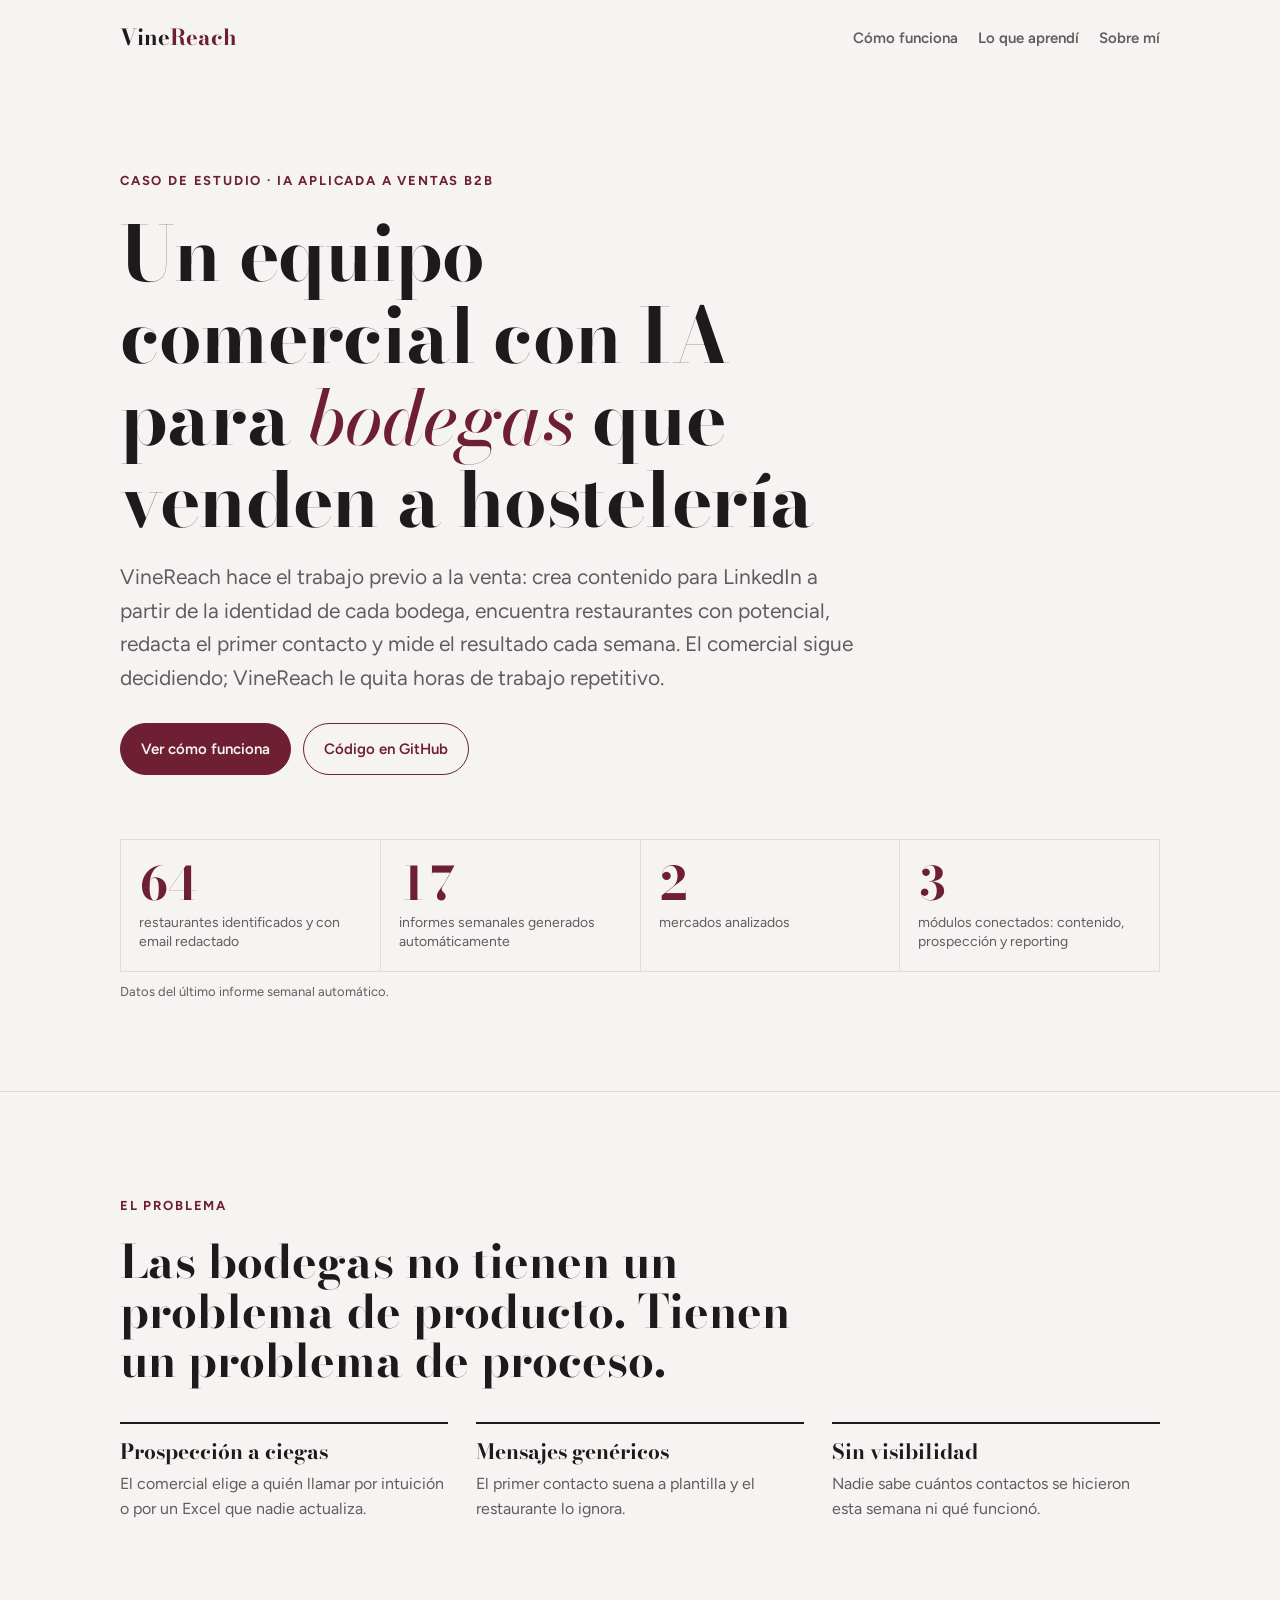
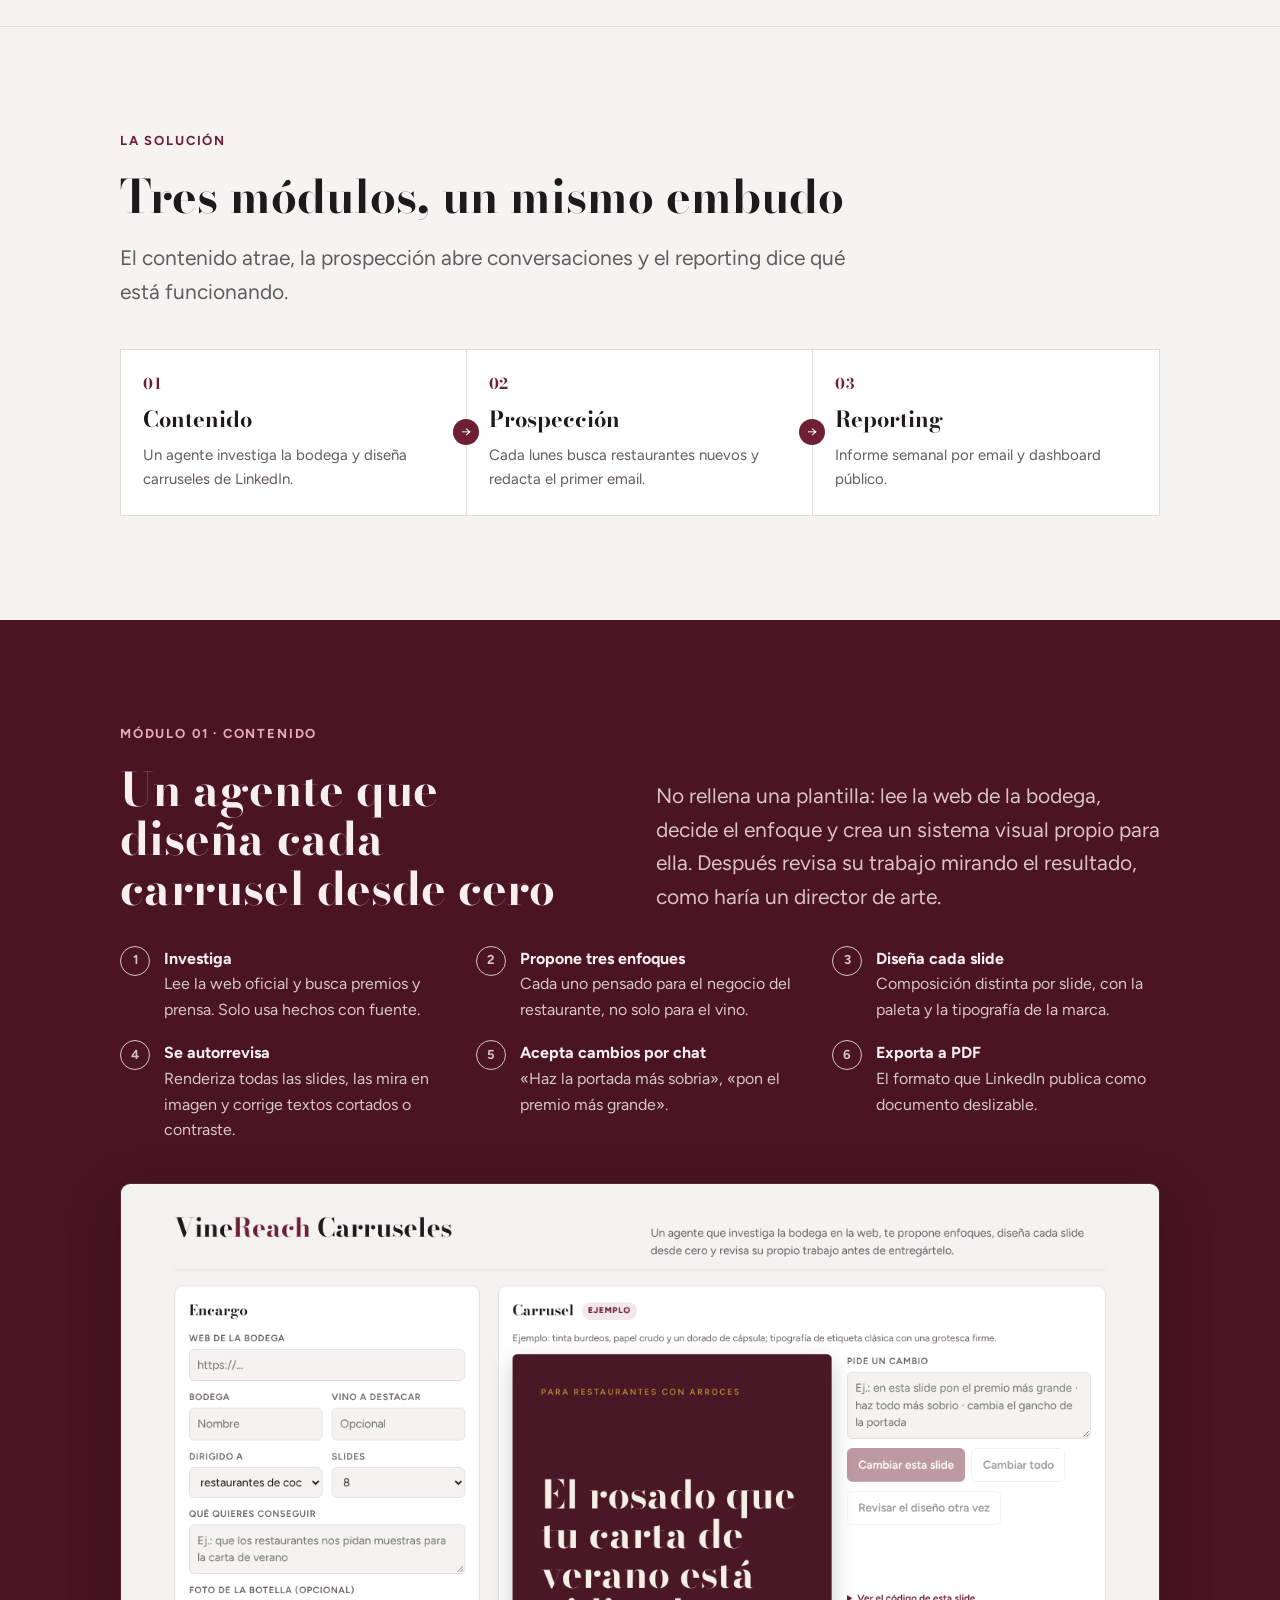
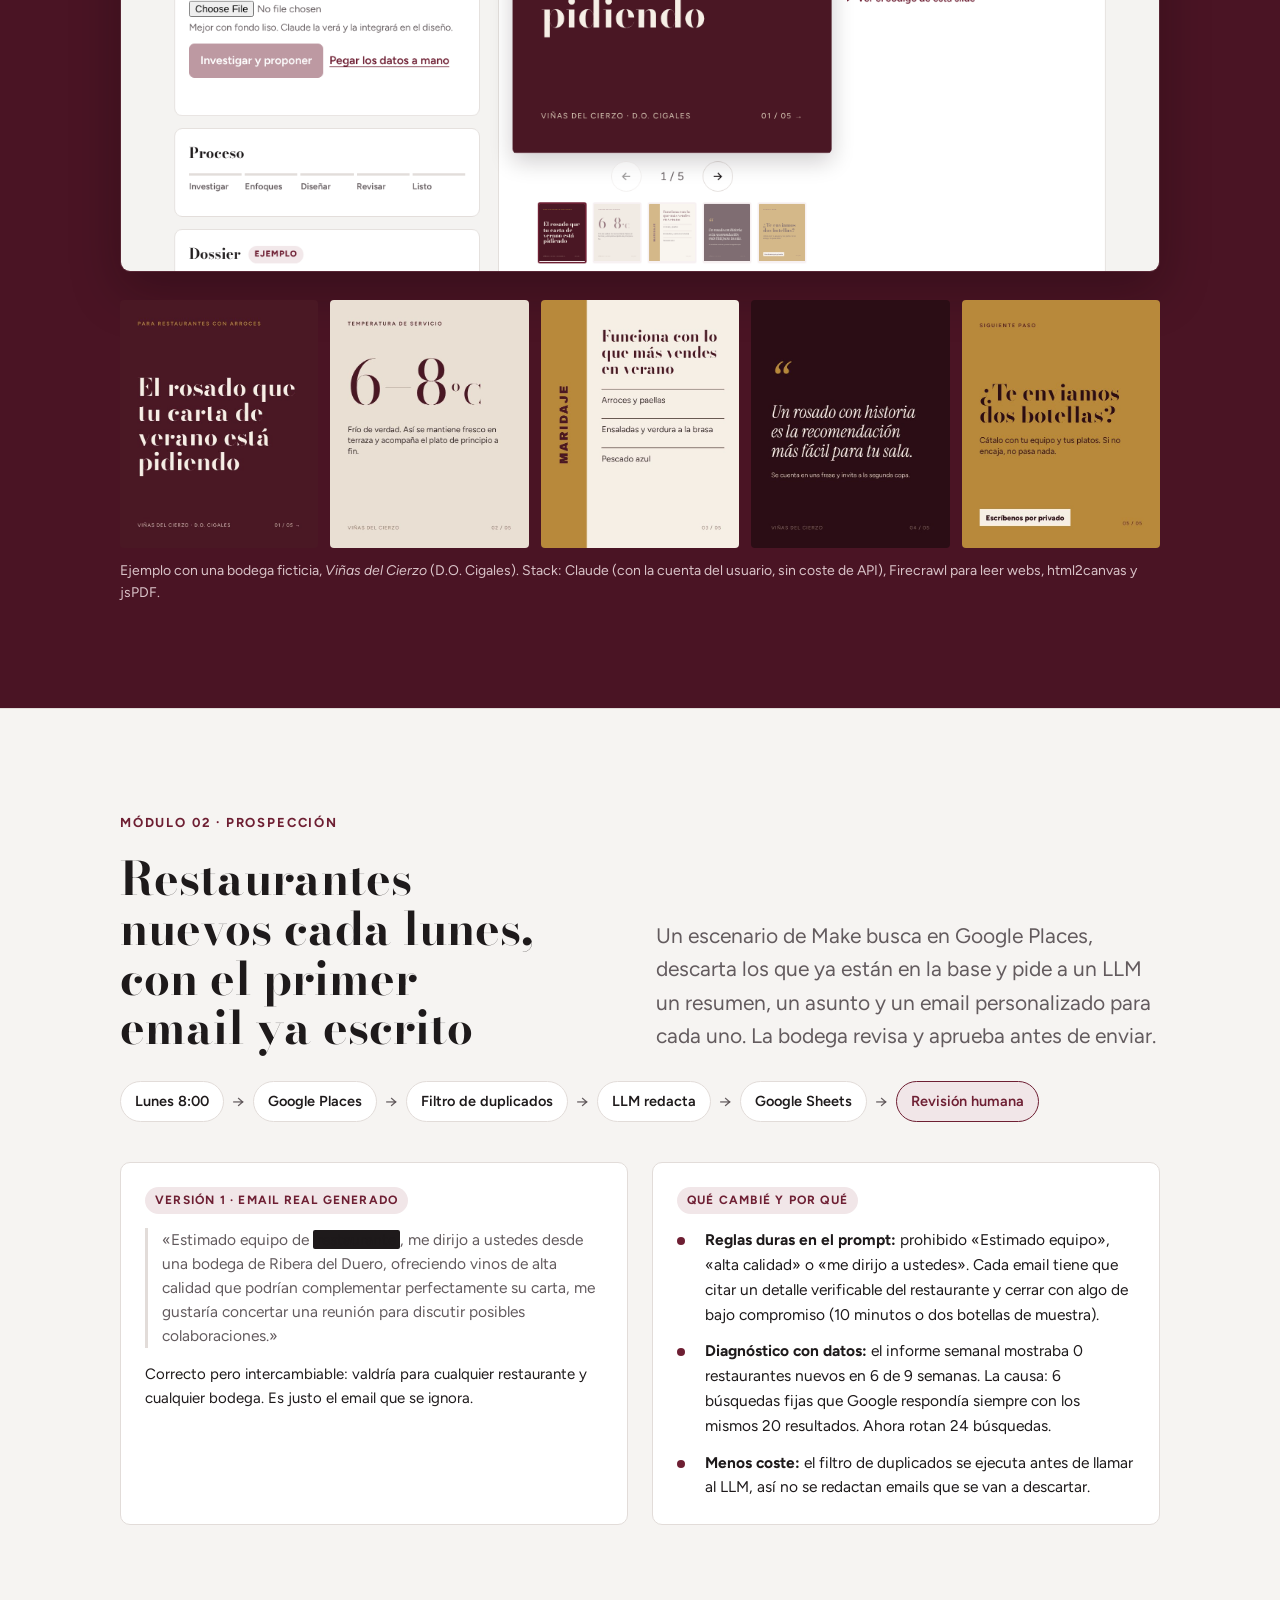
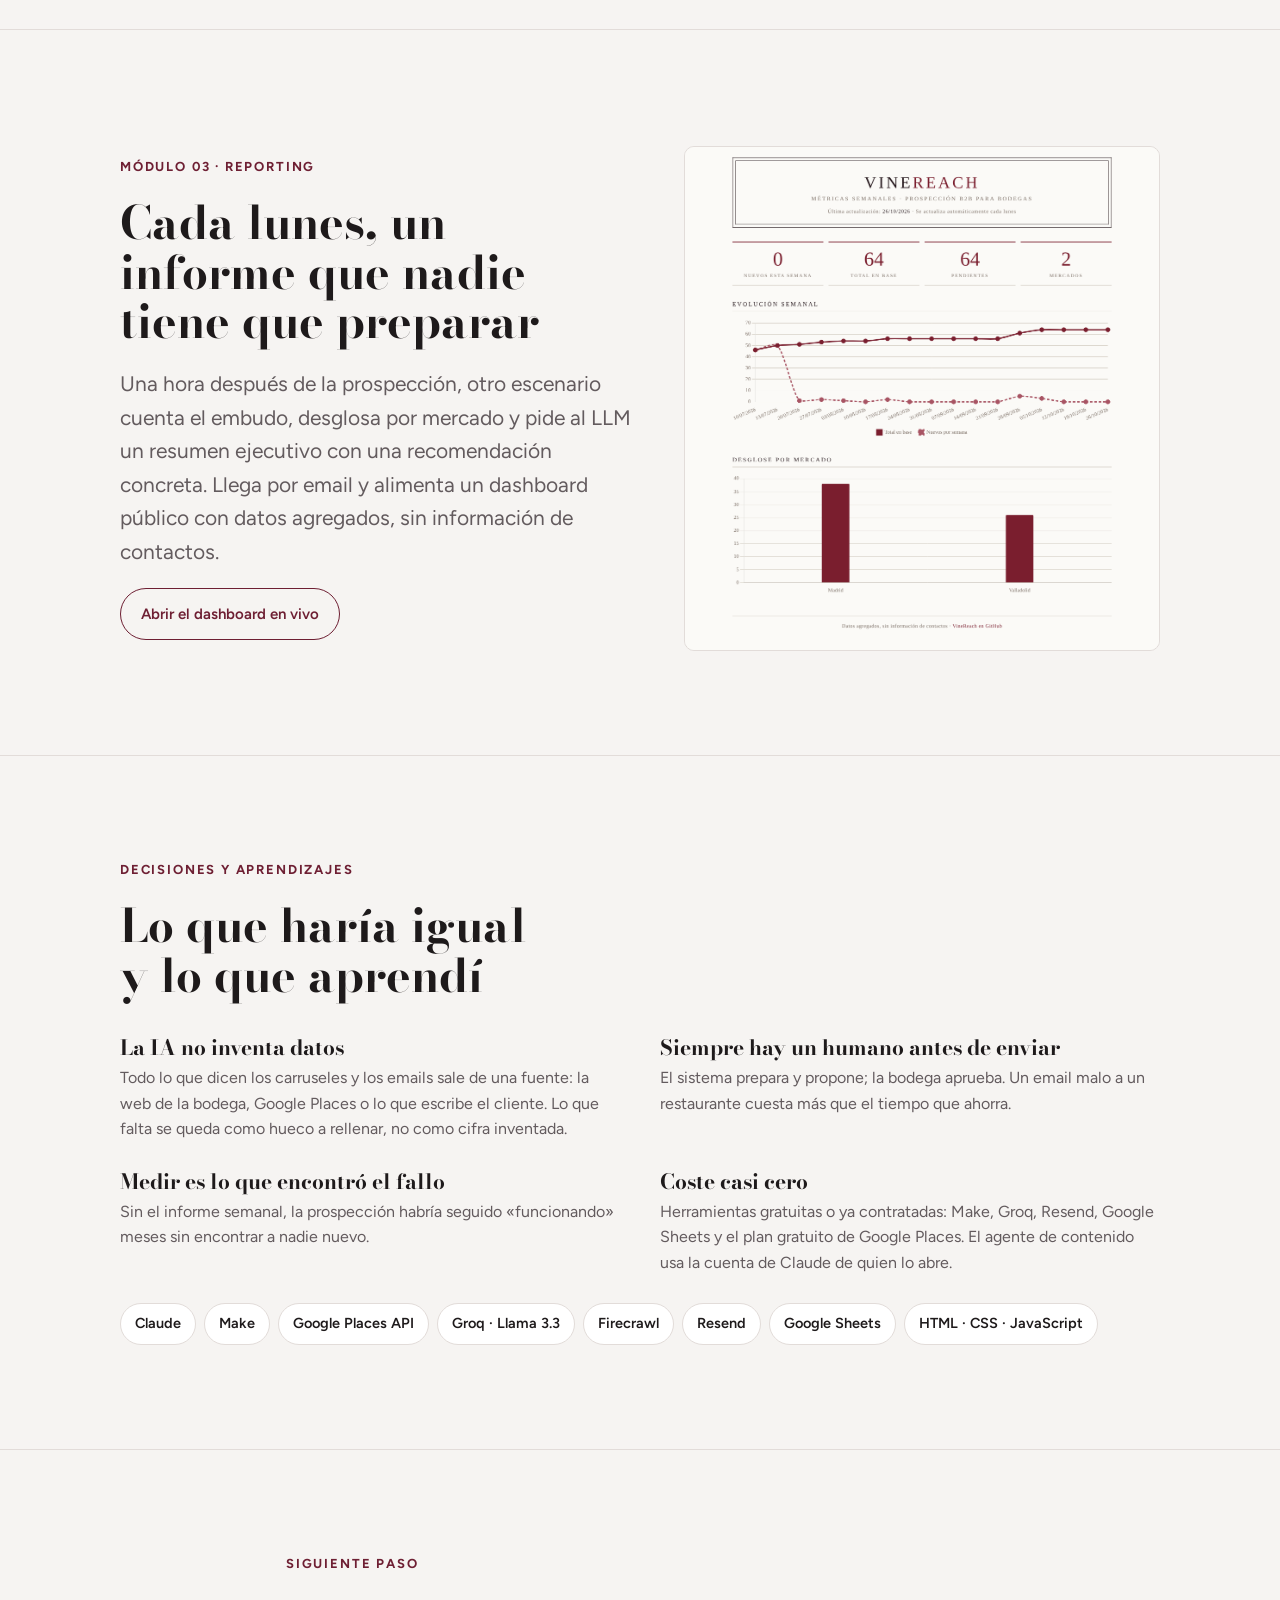
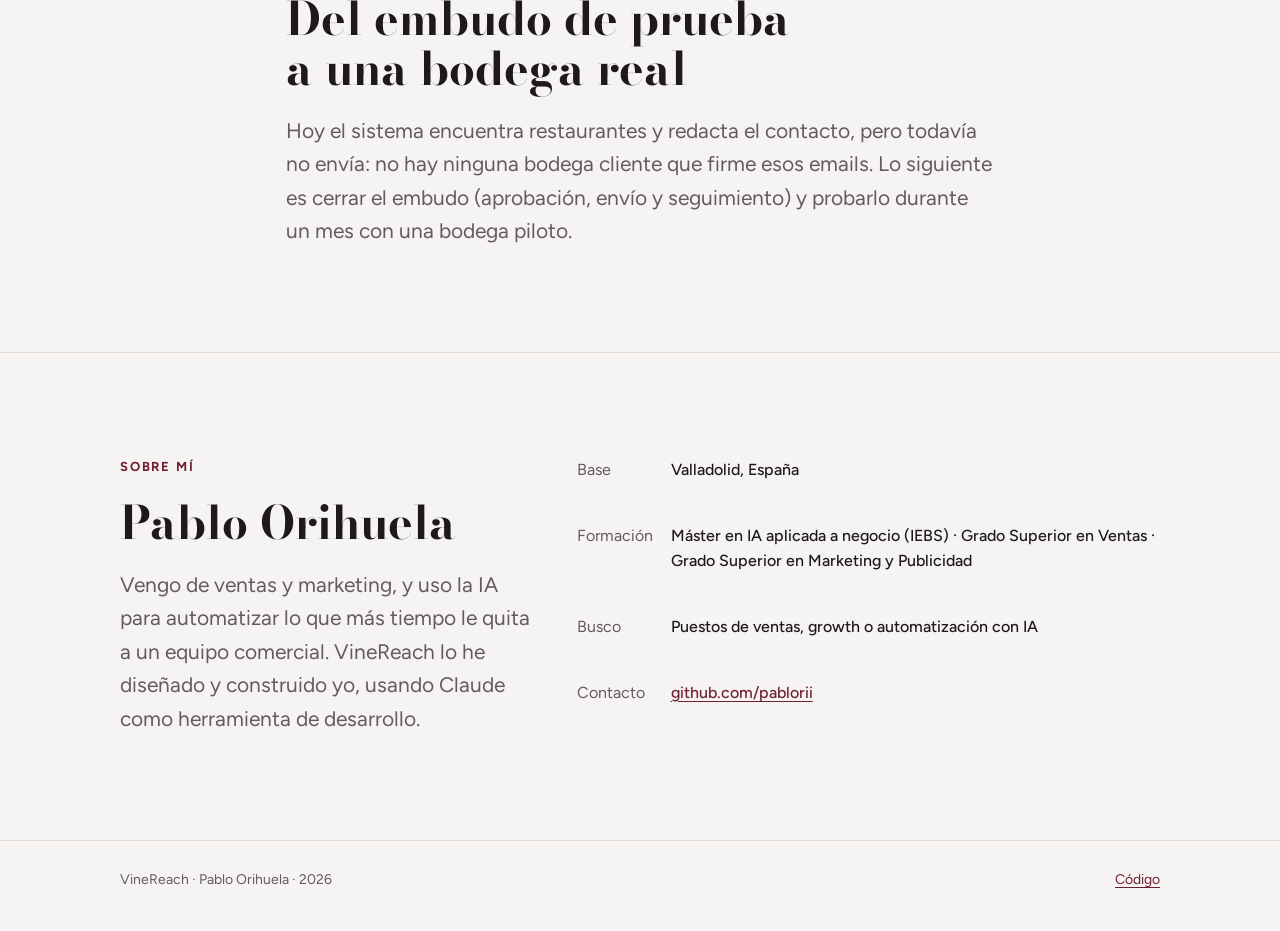
<file: index.html>
<!DOCTYPE html>
<html lang="es">
<head>
<meta charset="utf-8">
<meta name="viewport" content="width=device-width, initial-scale=1">
<title>VineReach · Caso de estudio</title>
<meta name="description" content="VineReach: sistema de ventas con IA para bodegas. Contenido para LinkedIn, prospección de restaurantes y reporting automático. Caso de estudio de Pablo Orihuela.">
<meta property="og:title" content="VineReach · Ventas con IA para bodegas">
<meta property="og:description" content="Un agente que diseña carruseles, una prospección automática de restaurantes y un reporting semanal. Caso de estudio de Pablo Orihuela.">
<meta property="og:image" content="assets/ejemplo-slide-1.jpg">
<link rel="preconnect" href="https://fonts.googleapis.com">
<link rel="preconnect" href="https://fonts.gstatic.com" crossorigin>
<link rel="stylesheet" href="https://fonts.googleapis.com/css2?family=Bodoni+Moda:ital,opsz,wght@0,6..96,500;0,6..96,700;1,6..96,500&family=Figtree:wght@400;500;600;700&display=swap">
<style>
/* Caso de estudio: una columna de lectura con bandas a sangre por módulo; tipografía de etiqueta de vino (Bodoni) + grotesca limpia (Figtree). */
:root{
  --bg:#F6F4F2; --surface:#FFFFFF; --fg:#1E1A1B; --muted:#635B5E; --line:#E2DCD9;
  --wine:#6E1F33; --wine-ink:#4A1424; --on-wine:#F7EEEF; --soft:#F1E6E8; --ok:#2F6B3A;
  --display:"Bodoni Moda", "Didot", Georgia, serif;
  --body:"Figtree", system-ui, -apple-system, "Segoe UI", sans-serif;
  color-scheme:light;
}
@media (prefers-color-scheme: dark){:root{
  --bg:#141113; --surface:#1D191B; --fg:#EEE8E6; --muted:#A99FA3; --line:#352E31;
  --wine:#D88A9C; --wine-ink:#2A1018; --on-wine:#F7EEEF; --soft:#2A2024; --ok:#7CC48A; color-scheme:dark}}

*{box-sizing:border-box}
html{scroll-behavior:smooth}
body{margin:0;background:var(--bg);color:var(--fg);font-family:var(--body);font-size:17px;line-height:1.6;-webkit-font-smoothing:antialiased}
img{max-width:100%;height:auto;display:block}
a{color:var(--wine);text-underline-offset:3px}
a:focus-visible,button:focus-visible{outline:2px solid var(--wine);outline-offset:3px}
.wrap{max-width:1080px;margin:0 auto;padding-inline:max(20px,env(safe-area-inset-left,0px))}
.narrow{max-width:68ch}
h1,h2,h3{font-family:var(--display);font-weight:700;line-height:1.08;text-wrap:balance;margin:0}
h1{font-size:clamp(40px,7vw,76px);letter-spacing:-.01em}
h2{font-size:clamp(30px,4.6vw,46px)}
h3{font-size:24px}
p{margin:0}
.eyebrow{font-size:13px;font-weight:700;letter-spacing:.14em;text-transform:uppercase;color:var(--wine)}
.lead{font-size:clamp(18px,2.2vw,21px);color:var(--muted)}
section{padding-block:clamp(56px,9vw,104px)}
.stack{display:flex;flex-direction:column;gap:20px}

/* cabecera */
.top{display:flex;justify-content:space-between;align-items:center;gap:16px;padding-block:20px;flex-wrap:wrap}
.brand{font-family:var(--display);font-weight:700;font-size:22px;color:var(--fg);text-decoration:none}
.brand span{color:var(--wine)}
.top nav{display:flex;gap:20px;flex-wrap:wrap;font-size:15px;font-weight:600}
.top nav a{color:var(--muted);text-decoration:none}
.top nav a:hover{color:var(--wine)}

/* hero */
.hero{padding-block:clamp(40px,8vw,96px) clamp(48px,8vw,88px)}
.hero h1 em{font-style:italic;color:var(--wine);font-weight:500}
.ctas{display:flex;gap:12px;flex-wrap:wrap;margin-top:8px}
.btn{display:inline-flex;align-items:center;gap:8px;padding:13px 20px;border-radius:999px;font-weight:600;font-size:15px;text-decoration:none;border:1.5px solid var(--wine)}
.btn.primary{background:var(--wine);color:var(--bg)}
.btn.ghost{color:var(--wine)}
.stats{display:grid;grid-template-columns:repeat(4,minmax(0,1fr));gap:1px;background:var(--line);border:1px solid var(--line);margin-top:clamp(40px,6vw,64px)}
.stat{background:var(--bg);padding:20px 18px}
.stat b{display:block;font-family:var(--display);font-size:clamp(34px,4.5vw,46px);line-height:1;color:var(--wine);font-variant-numeric:tabular-nums}
.stat span{display:block;margin-top:8px;font-size:14px;color:var(--muted);line-height:1.35}
.source{font-size:13px;color:var(--muted);margin-top:10px}
@media (max-width:720px){.stats{grid-template-columns:repeat(2,minmax(0,1fr))}}

/* problema */
.problems{display:grid;grid-template-columns:repeat(3,minmax(0,1fr));gap:28px;margin-top:36px}
.problems div{border-top:2px solid var(--fg);padding-top:16px}
.problems h3{font-size:21px;margin-bottom:8px}
.problems p{color:var(--muted);font-size:16px}
@media (max-width:760px){.problems{grid-template-columns:minmax(0,1fr)}}

/* flujo de módulos */
.flow{display:grid;grid-template-columns:repeat(3,minmax(0,1fr));gap:0;margin-top:40px;position:relative}
.flow a{display:flex;flex-direction:column;gap:6px;padding:22px 22px 24px;background:var(--surface);border:1px solid var(--line);text-decoration:none;color:var(--fg);position:relative}
.flow a+a{border-left:none}
.flow a:hover{background:var(--soft)}
.flow .n{font-family:var(--display);font-size:15px;color:var(--wine);font-weight:700;letter-spacing:.05em}
.flow strong{font-family:var(--display);font-size:22px}
.flow span{font-size:15px;color:var(--muted)}
.flow a:not(:last-child)::after{content:"→";position:absolute;right:-13px;top:50%;transform:translateY(-50%);width:26px;height:26px;border-radius:50%;background:var(--wine);color:var(--bg);display:grid;place-items:center;font-size:14px;z-index:1}
@media (max-width:760px){.flow{grid-template-columns:minmax(0,1fr)}.flow a+a{border-left:1px solid var(--line);border-top:none}.flow a:not(:last-child)::after{content:"↓";right:50%;top:auto;bottom:-13px;transform:translateX(50%)}}

/* bandas de módulo */
.band{border-top:1px solid var(--line)}
.band.dark{background:var(--wine-ink);color:var(--on-wine);border:none}
.band.dark .eyebrow{color:#E9A9B7}
.band.dark .lead,.band.dark .muted{color:#D9C3C8}
.band.dark a{color:#F2C3CD}
.mod-head{display:grid;grid-template-columns:minmax(0,1fr) minmax(0,1fr);gap:32px;align-items:end}
@media (max-width:860px){.mod-head{grid-template-columns:minmax(0,1fr)}}
.steps{list-style:none;padding:0;margin:32px 0 0;display:grid;grid-template-columns:repeat(3,minmax(0,1fr));gap:18px 28px;counter-reset:s}
.steps li{counter-increment:s;display:grid;grid-template-columns:34px minmax(0,1fr);gap:10px;font-size:16px}
.steps li::before{content:counter(s);width:28px;height:28px;border-radius:50%;border:1.5px solid currentColor;display:grid;place-items:center;font-size:13px;font-weight:700;opacity:.8}
.steps b{display:block}
.steps span{opacity:.82}
@media (max-width:860px){.steps{grid-template-columns:minmax(0,1fr)}}
.shot{margin-top:40px;border-radius:10px;overflow:hidden;box-shadow:0 18px 50px rgba(10,4,6,.28);border:1px solid rgba(255,255,255,.08)}
.slides{display:grid;grid-template-columns:repeat(5,minmax(0,1fr));gap:12px;margin-top:28px}
.slides img{border-radius:4px;aspect-ratio:4/5;object-fit:cover;width:100%}
@media (max-width:760px){.slides{grid-template-columns:repeat(5,64%);overflow-x:auto;scroll-snap-type:x mandatory;padding-bottom:8px}.slides img{scroll-snap-align:start}}
.caption{font-size:14px;margin-top:12px}

/* prospección */
.pipeline{display:flex;flex-wrap:wrap;gap:8px;margin-top:28px;align-items:center}
.chip{padding:8px 14px;border-radius:999px;background:var(--surface);border:1px solid var(--line);font-size:14.5px;font-weight:600}
.chip.human{background:var(--soft);border-color:var(--wine);color:var(--wine)}
.arrow{color:var(--muted)}
.compare{display:grid;grid-template-columns:minmax(0,1fr) minmax(0,1fr);gap:24px;margin-top:40px}
@media (max-width:860px){.compare{grid-template-columns:minmax(0,1fr)}}
.card{background:var(--surface);border:1px solid var(--line);border-radius:10px;padding:24px;display:flex;flex-direction:column;gap:14px}
.card .tag{align-self:flex-start;font-size:12px;font-weight:700;letter-spacing:.1em;text-transform:uppercase;padding:4px 10px;border-radius:999px;background:var(--soft);color:var(--wine)}
.mail{font-size:15.5px;line-height:1.55;border-left:3px solid var(--line);padding-left:14px;color:var(--muted)}
.mail .redact{background:var(--fg);color:var(--fg);border-radius:2px;padding:0 4px}
.fixes{list-style:none;padding:0;margin:0;display:flex;flex-direction:column;gap:12px;font-size:15.5px}
.fixes li{display:grid;grid-template-columns:18px minmax(0,1fr);gap:10px}
.fixes li::before{content:"";width:8px;height:8px;margin-top:9px;background:var(--wine);border-radius:50%}

/* reporting */
.report{display:grid;grid-template-columns:minmax(0,1.1fr) minmax(0,1fr);gap:40px;align-items:center;margin-top:12px}
@media (max-width:860px){.report{grid-template-columns:minmax(0,1fr)}}
.report img{border-radius:10px;border:1px solid var(--line)}

/* aprendizajes */
.lessons{display:grid;grid-template-columns:repeat(2,minmax(0,1fr));gap:28px 40px;margin-top:36px}
.lessons div{display:flex;flex-direction:column;gap:6px}
.lessons h3{font-size:21px}
.lessons p{color:var(--muted);font-size:16px}
@media (max-width:760px){.lessons{grid-template-columns:minmax(0,1fr)}}
.stackline{display:flex;flex-wrap:wrap;gap:8px;margin-top:28px}

/* sobre mí */
.about{display:grid;grid-template-columns:minmax(0,1fr) minmax(0,1.4fr);gap:40px}
@media (max-width:760px){.about{grid-template-columns:minmax(0,1fr)}}
.about dl{margin:0;display:grid;grid-template-columns:auto minmax(0,1fr);gap:10px 18px;font-size:16px}
.about dt{color:var(--muted)}
.about dd{margin:0;font-weight:500}
footer{border-top:1px solid var(--line);padding-block:28px 40px;font-size:14px;color:var(--muted)}
footer .wrap{display:flex;justify-content:space-between;gap:16px;flex-wrap:wrap}
@media (prefers-reduced-motion:reduce){html{scroll-behavior:auto}}
</style>
</head>
<body>

<header class="wrap top">
  <a class="brand" href="#">Vine<span>Reach</span></a>
  <nav aria-label="Secciones">
    <a href="#modulos">Cómo funciona</a>
    <a href="#aprendizajes">Lo que aprendí</a>
    <a href="#sobre-mi">Sobre mí</a>
  </nav>
</header>

<main>
  <section class="wrap hero">
    <div class="stack narrow">
      <p class="eyebrow">Caso de estudio · IA aplicada a ventas B2B</p>
      <h1>Un equipo comercial con IA para <em>bodegas</em> que venden a hostelería</h1>
      <p class="lead">VineReach hace el trabajo previo a la venta: crea contenido para LinkedIn a partir de la identidad de cada bodega, encuentra restaurantes con potencial, redacta el primer contacto y mide el resultado cada semana. El comercial sigue decidiendo; VineReach le quita horas de trabajo repetitivo.</p>
      <div class="ctas">
        <a class="btn primary" href="#modulos">Ver cómo funciona</a>
        <a class="btn ghost" href="https://github.com/pablorii/sales-carousel-generator">Código en GitHub</a>
      </div>
    </div>
    <div class="stats" aria-live="polite">
      <div class="stat"><b id="sTotal">64</b><span>restaurantes identificados y con email redactado</span></div>
      <div class="stat"><b id="sSemanas">17</b><span>informes semanales generados automáticamente</span></div>
      <div class="stat"><b id="sMercados">2</b><span>mercados analizados</span></div>
      <div class="stat"><b>3</b><span>módulos conectados: contenido, prospección y reporting</span></div>
    </div>
    <p class="source" id="sFuente">Datos del último informe semanal automático.</p>
  </section>

  <section class="band">
    <div class="wrap">
      <div class="stack narrow">
        <p class="eyebrow">El problema</p>
        <h2>Las bodegas no tienen un problema de producto. Tienen un problema de proceso.</h2>
      </div>
      <div class="problems">
        <div><h3>Prospección a ciegas</h3><p>El comercial elige a quién llamar por intuición o por un Excel que nadie actualiza.</p></div>
        <div><h3>Mensajes genéricos</h3><p>El primer contacto suena a plantilla y el restaurante lo ignora.</p></div>
        <div><h3>Sin visibilidad</h3><p>Nadie sabe cuántos contactos se hicieron esta semana ni qué funcionó.</p></div>
      </div>
    </div>
  </section>

  <section class="band" id="modulos">
    <div class="wrap">
      <div class="stack narrow">
        <p class="eyebrow">La solución</p>
        <h2>Tres módulos, un mismo embudo</h2>
        <p class="lead">El contenido atrae, la prospección abre conversaciones y el reporting dice qué está funcionando.</p>
      </div>
      <div class="flow">
        <a href="#contenido"><span class="n">01</span><strong>Contenido</strong><span>Un agente investiga la bodega y diseña carruseles de LinkedIn.</span></a>
        <a href="#prospeccion"><span class="n">02</span><strong>Prospección</strong><span>Cada lunes busca restaurantes nuevos y redacta el primer email.</span></a>
        <a href="#reporting"><span class="n">03</span><strong>Reporting</strong><span>Informe semanal por email y dashboard público.</span></a>
      </div>
    </div>
  </section>

  <section class="band dark" id="contenido">
    <div class="wrap">
      <div class="mod-head">
        <div class="stack">
          <p class="eyebrow">Módulo 01 · Contenido</p>
          <h2>Un agente que diseña cada carrusel desde cero</h2>
        </div>
        <p class="lead">No rellena una plantilla: lee la web de la bodega, decide el enfoque y crea un sistema visual propio para ella. Después revisa su trabajo mirando el resultado, como haría un director de arte.</p>
      </div>
      <ol class="steps">
        <li><div><b>Investiga</b><span>Lee la web oficial y busca premios y prensa. Solo usa hechos con fuente.</span></div></li>
        <li><div><b>Propone tres enfoques</b><span>Cada uno pensado para el negocio del restaurante, no solo para el vino.</span></div></li>
        <li><div><b>Diseña cada slide</b><span>Composición distinta por slide, con la paleta y la tipografía de la marca.</span></div></li>
        <li><div><b>Se autorrevisa</b><span>Renderiza todas las slides, las mira en imagen y corrige textos cortados o contraste.</span></div></li>
        <li><div><b>Acepta cambios por chat</b><span>«Haz la portada más sobria», «pon el premio más grande».</span></div></li>
        <li><div><b>Exporta a PDF</b><span>El formato que LinkedIn publica como documento deslizable.</span></div></li>
      </ol>
      <div class="shot"><img src="assets/generador.png" width="1360" height="900" alt="Interfaz del generador: encargo de la bodega, proceso del agente, dossier y vista previa del carrusel" loading="lazy"></div>
      <div class="slides">
        <img src="assets/ejemplo-slide-1.jpg" width="540" height="675" alt="Portada: El rosado que tu carta de verano está pidiendo" loading="lazy">
        <img src="assets/ejemplo-slide-2.jpg" width="540" height="675" alt="Temperatura de servicio 6–8 ºC en grande" loading="lazy">
        <img src="assets/ejemplo-slide-3.jpg" width="540" height="675" alt="Maridaje: arroces, ensaladas y pescado azul" loading="lazy">
        <img src="assets/ejemplo-slide-4.jpg" width="540" height="675" alt="Cita: un rosado con historia es la recomendación más fácil para tu sala" loading="lazy">
        <img src="assets/ejemplo-slide-5.jpg" width="540" height="675" alt="Llamada a la acción: ¿Te enviamos dos botellas?" loading="lazy">
      </div>
      <p class="caption muted">Ejemplo con una bodega ficticia, <i>Viñas del Cierzo</i> (D.O. Cigales). Stack: Claude (con la cuenta del usuario, sin coste de API), Firecrawl para leer webs, html2canvas y jsPDF.</p>
    </div>
  </section>

  <section class="band" id="prospeccion">
    <div class="wrap">
      <div class="mod-head">
        <div class="stack">
          <p class="eyebrow">Módulo 02 · Prospección</p>
          <h2>Restaurantes nuevos cada lunes, con el primer email ya escrito</h2>
        </div>
        <p class="lead">Un escenario de Make busca en Google Places, descarta los que ya están en la base y pide a un LLM un resumen, un asunto y un email personalizado para cada uno. La bodega revisa y aprueba antes de enviar.</p>
      </div>
      <div class="pipeline" aria-label="Flujo de la prospección">
        <span class="chip">Lunes 8:00</span><span class="arrow" aria-hidden="true">→</span>
        <span class="chip">Google Places</span><span class="arrow" aria-hidden="true">→</span>
        <span class="chip">Filtro de duplicados</span><span class="arrow" aria-hidden="true">→</span>
        <span class="chip">LLM redacta</span><span class="arrow" aria-hidden="true">→</span>
        <span class="chip">Google Sheets</span><span class="arrow" aria-hidden="true">→</span>
        <span class="chip human">Revisión humana</span>
      </div>
      <div class="compare">
        <div class="card">
          <span class="tag">Versión 1 · email real generado</span>
          <p class="mail">«Estimado equipo de <span class="redact">restaurante</span>, me dirijo a ustedes desde una bodega de Ribera del Duero, ofreciendo vinos de alta calidad que podrían complementar perfectamente su carta, me gustaría concertar una reunión para discutir posibles colaboraciones.»</p>
          <p class="muted" style="font-size:15px">Correcto pero intercambiable: valdría para cualquier restaurante y cualquier bodega. Es justo el email que se ignora.</p>
        </div>
        <div class="card">
          <span class="tag">Qué cambié y por qué</span>
          <ul class="fixes">
            <li><span><b>Reglas duras en el prompt:</b> prohibido «Estimado equipo», «alta calidad» o «me dirijo a ustedes». Cada email tiene que citar un detalle verificable del restaurante y cerrar con algo de bajo compromiso (10 minutos o dos botellas de muestra).</span></li>
            <li><span><b>Diagnóstico con datos:</b> el informe semanal mostraba 0 restaurantes nuevos en 6 de 9 semanas. La causa: 6 búsquedas fijas que Google respondía siempre con los mismos 20 resultados. Ahora rotan 24 búsquedas.</span></li>
            <li><span><b>Menos coste:</b> el filtro de duplicados se ejecuta antes de llamar al LLM, así no se redactan emails que se van a descartar.</span></li>
          </ul>
        </div>
      </div>
    </div>
  </section>

  <section class="band" id="reporting">
    <div class="wrap report">
      <div class="stack">
        <p class="eyebrow">Módulo 03 · Reporting</p>
        <h2>Cada lunes, un informe que nadie tiene que preparar</h2>
        <p class="lead">Una hora después de la prospección, otro escenario cuenta el embudo, desglosa por mercado y pide al LLM un resumen ejecutivo con una recomendación concreta. Llega por email y alimenta un dashboard público con datos agregados, sin información de contactos.</p>
        <p><a class="btn ghost" href="dashboard/">Abrir el dashboard en vivo</a></p>
      </div>
      <img src="assets/dashboard.png" width="1100" height="1000" alt="Dashboard de VineReach con prospectos por semana y desglose por mercado" loading="lazy">
    </div>
  </section>

  <section class="band" id="aprendizajes">
    <div class="wrap">
      <div class="stack narrow">
        <p class="eyebrow">Decisiones y aprendizajes</p>
        <h2>Lo que haría igual y lo que aprendí</h2>
      </div>
      <div class="lessons">
        <div><h3>La IA no inventa datos</h3><p>Todo lo que dicen los carruseles y los emails sale de una fuente: la web de la bodega, Google Places o lo que escribe el cliente. Lo que falta se queda como hueco a rellenar, no como cifra inventada.</p></div>
        <div><h3>Siempre hay un humano antes de enviar</h3><p>El sistema prepara y propone; la bodega aprueba. Un email malo a un restaurante cuesta más que el tiempo que ahorra.</p></div>
        <div><h3>Medir es lo que encontró el fallo</h3><p>Sin el informe semanal, la prospección habría seguido «funcionando» meses sin encontrar a nadie nuevo.</p></div>
        <div><h3>Coste casi cero</h3><p>Herramientas gratuitas o ya contratadas: Make, Groq, Resend, Google Sheets y el plan gratuito de Google Places. El agente de contenido usa la cuenta de Claude de quien lo abre.</p></div>
      </div>
      <div class="stackline" aria-label="Stack">
        <span class="chip">Claude</span><span class="chip">Make</span><span class="chip">Google Places API</span><span class="chip">Groq · Llama 3.3</span><span class="chip">Firecrawl</span><span class="chip">Resend</span><span class="chip">Google Sheets</span><span class="chip">HTML · CSS · JavaScript</span>
      </div>
    </div>
  </section>

  <section class="band">
    <div class="wrap stack narrow">
      <p class="eyebrow">Siguiente paso</p>
      <h2>Del embudo de prueba a una bodega real</h2>
      <p class="lead">Hoy el sistema encuentra restaurantes y redacta el contacto, pero todavía no envía: no hay ninguna bodega cliente que firme esos emails. Lo siguiente es cerrar el embudo (aprobación, envío y seguimiento) y probarlo durante un mes con una bodega piloto.</p>
    </div>
  </section>

  <section class="band" id="sobre-mi">
    <div class="wrap about">
      <div class="stack">
        <p class="eyebrow">Sobre mí</p>
        <h2>Pablo Orihuela</h2>
        <p class="lead">Vengo de ventas y marketing, y uso la IA para automatizar lo que más tiempo le quita a un equipo comercial. VineReach lo he diseñado y construido yo, usando Claude como herramienta de desarrollo.</p>
      </div>
      <dl>
        <dt>Base</dt><dd>Valladolid, España</dd>
        <dt>Formación</dt><dd>Máster en IA aplicada a negocio (IEBS) · Grado Superior en Ventas · Grado Superior en Marketing y Publicidad</dd>
        <dt>Busco</dt><dd>Puestos de ventas, growth o automatización con IA</dd>
        <dt>Contacto</dt><dd><a href="https://github.com/pablorii">github.com/pablorii</a><!-- AÑADIR: LinkedIn y email de Pablo --></dd>
      </dl>
    </div>
  </section>
</main>

<footer>
  <div class="wrap">
    <span>VineReach · Pablo Orihuela · 2026</span>
    <span><a href="https://github.com/pablorii/sales-carousel-generator">Código</a></span>
  </div>
</footer>

<script>
// Cifras en vivo: el mismo CSV público (solo datos agregados) que usa el dashboard.
(function(){
  var CSV = "https://docs.google.com/spreadsheets/d/e/2PACX-1vTguYO8l-lWlZcR9CVC8byfgkAtyzEGfJLwdU097Z64haPVuC1k8bbxrgZzHz2xGn_SkuWuXvWCS0oJ/pub?gid=834089857&single=true&output=csv";
  fetch(CSV).then(function(r){ if(!r.ok) throw 0; return r.text(); }).then(function(t){
    var rows = t.trim().split(/\r?\n/).map(function(l){ return l.split(","); });
    if (rows.length < 2) return;
    var h = rows[0].map(function(x){ return x.trim().toLowerCase(); });
    var last = rows[rows.length-1];
    var total = parseInt(last[h.indexOf("total")],10);
    var fecha = last[h.indexOf("fecha")];
    var des = (t.trim().split(/\r?\n/).pop().match(/"?([^"]*:\s*\d+[^"]*)"?\s*$/)||[])[1] || "";
    var mercados = des ? des.split(";").filter(function(x){ return x.trim(); }).length : null;
    if (total) document.getElementById("sTotal").textContent = total;
    document.getElementById("sSemanas").textContent = rows.length - 1;
    if (mercados) document.getElementById("sMercados").textContent = mercados;
    if (fecha) document.getElementById("sFuente").textContent = "Datos del informe automático del " + fecha + ".";
  }).catch(function(){});
})();
</script>
</body>
</html>
</file>
